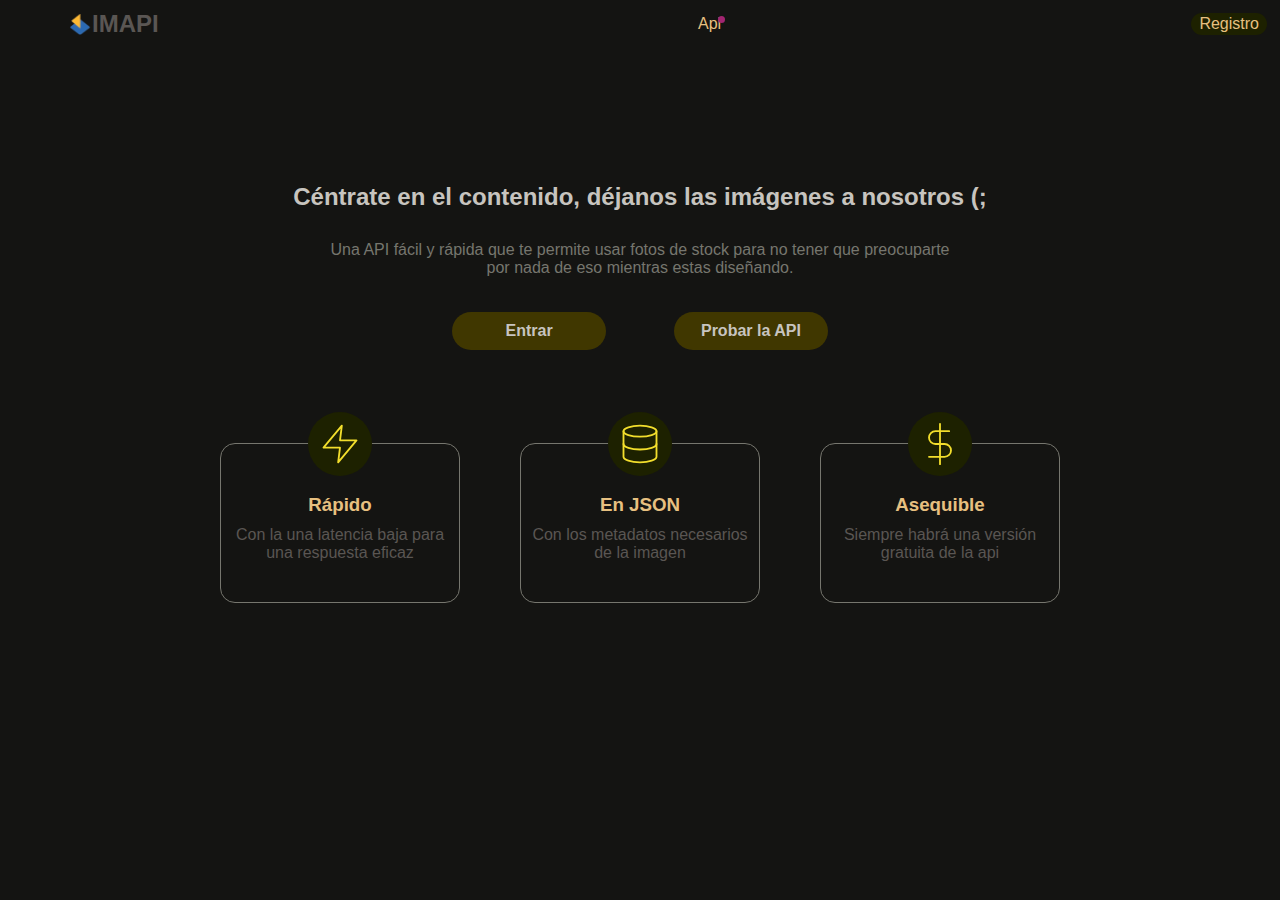
<file: index.html>
<html lang="es">
  <head>
    <meta charset="UTF-8" />
    <meta http-equiv="X-UA-Compatible" content="IE=edge" />
    <meta name="viewport" content="width=device-width, initial-scale=1.0" />
    <link
      rel="shortcut icon"
      href="/imapi/public/favicon.ico"
      type="image/x-icon"
    />
    <link rel="apple-touch-icon" href="/imapi/public/apple-touch-icon.png" />
    <link rel="manifest" href="/imapi/public/manifest.json" />
    <title>Imapi</title>
    <link rel="stylesheet" href="src/styles/imapi.module.css" />
  </head>
  <body>
    <nav>
      <div>
        <img src="public/android-chrome-192x192.png" alt="imagen" />
        <h2>IMAPI</h2>
      </div>
      <ul>
        <li>
          <a href="/imapi/api">Api</a>
        </li>
      </ul>
      <a href="/imapi/signup/">Registro</a>
    </nav>
    <div class="root">
      <h2>Céntrate en el contenido, déjanos las imágenes a nosotros (;</h2>
      <p>
        Una API fácil y rápida que te permite usar fotos de stock para no tener
        que preocuparte por nada de eso mientras estas diseñando.
      </p>
      <div>
        <a href="/imapi/dashboard/">Entrar</a>
        <a href="/imapi/api" target="_blank" rel="noopener noreferrer"
          >Probar la API</a
        >
      </div>
      <section>
        <article>
          <h3>Rápido</h3>
          <p>Con la una latencia baja para una respuesta eficaz</p>
          <div>
            <img src="public/icons/zap.svg" alt="Icono de un rayo" />
          </div>
        </article>
        <article>
          <h3>En JSON</h3>
          <p>Con los metadatos necesarios de la imagen</p>
          <div>
            <img src="public/icons/data.svg" alt="Icono de una base de datos" />
          </div>
        </article>
        <article>
          <h3>Asequible</h3>
          <p>Siempre habrá una versión gratuita de la api</p>
          <div>
            <img src="public/icons/money.svg" alt="Icono del dólar americano" />
          </div>
        </article>
      </section>
    </div>
  </body>
</html>
</file>
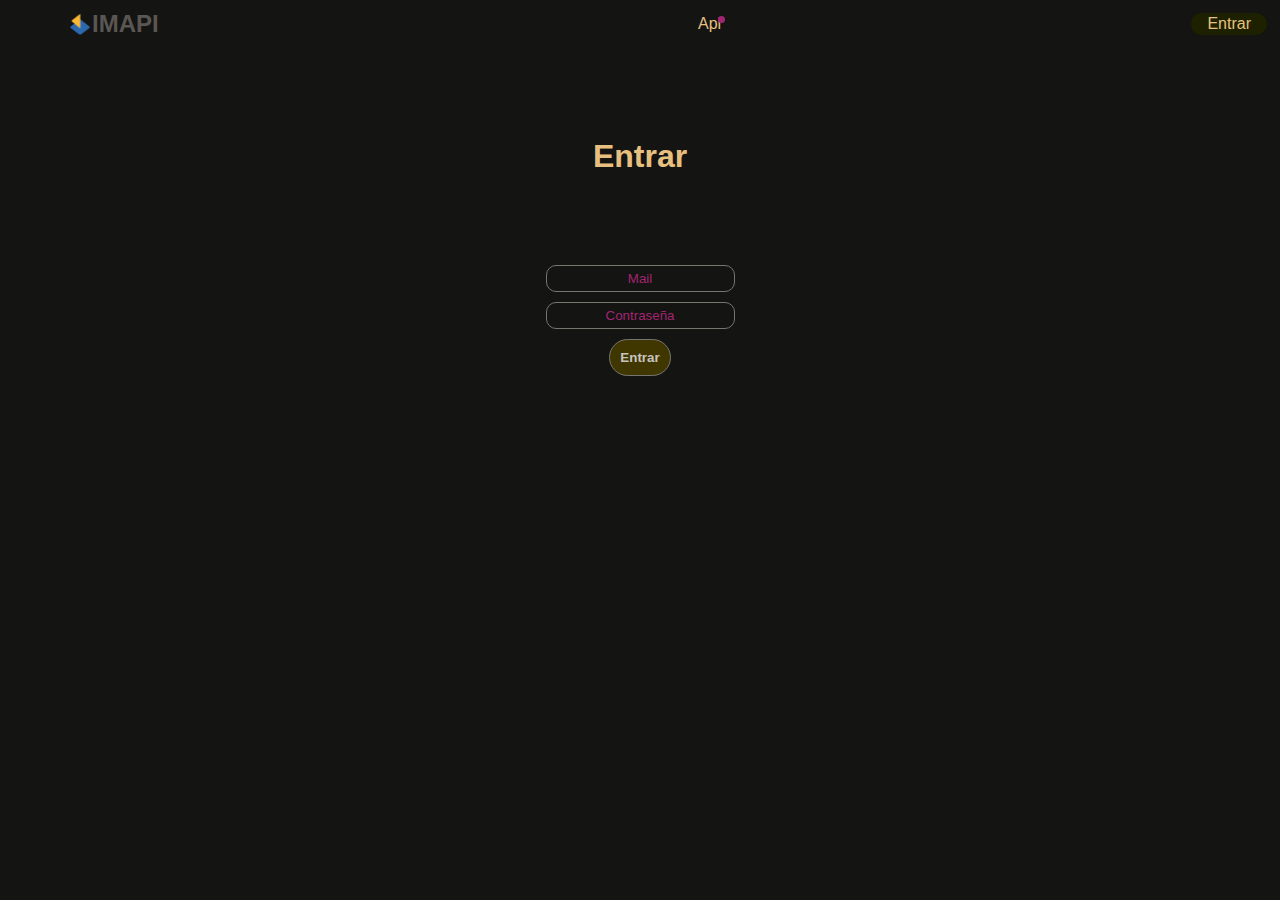
<file: login/index.html>
<html lang="es">
  <head>
    <meta charset="UTF-8" />
    <meta http-equiv="X-UA-Compatible" content="IE=edge" />
    <meta name="viewport" content="width=device-width, initial-scale=1.0" />
    <title>Log In</title>
    <link rel="stylesheet" href="../src/styles/login.module.css" />
    <link
      rel="shortcut icon"
      href="/imapi/public/favicon.ico"
      type="image/x-icon"
    />
    <link rel="apple-touch-icon" href="/imapi/public/apple-touch-icon.png" />
    <link rel="manifest" href="/imapi/public/manifest.json" />
  </head>
  <body>
    <nav>
      <div>
        <img src="../public/android-chrome-192x192.png" alt="imagen" />
        <h2>IMAPI</h2>
      </div>

      <ul>
        <li>
          <a href="/imapi/api">Api</a>
        </li>
      </ul>
      <a href="/imapi/dashboard">Entrar</a>
    </nav>
    <h1>Entrar</h1>
    <form action="login.php" method="post">
      <input type="email" placeholder="Mail" required name="mail" id="mail" />
      <input
        type="password"
        pattern="[A-Za-z0-9_-]{1,30}"
        placeholder="Contraseña"
        name="passwd"
        required
        id="passwd"
      />
      <input type="submit" value="Entrar" />
    </form>
  </body>
</html>
</file>
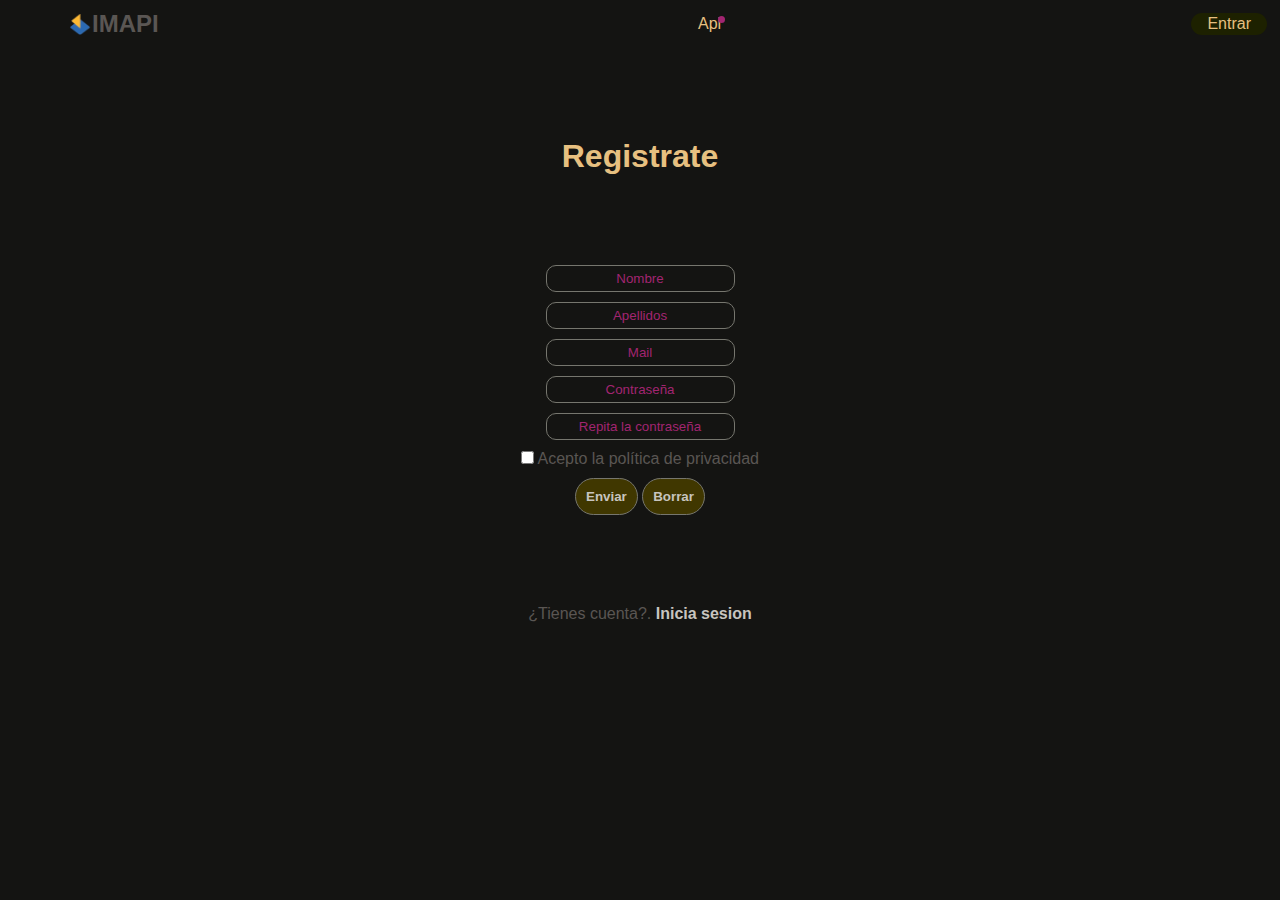
<file: signup/index.html>
<html lang="es">
  <head>
    <meta charset="UTF-8" />
    <meta http-equiv="X-UA-Compatible" content="IE=edge" />
    <meta name="viewport" content="width=device-width, initial-scale=1.0" />
    <title>Registro</title>
    <link rel="stylesheet" href="../src/styles/signup.module.css" />
    <link
      rel="shortcut icon"
      href="/imapi/public/favicon.ico"
      type="image/x-icon"
    />
    <link rel="apple-touch-icon" href="/imapi/public/apple-touch-icon.png" />
    <link rel="manifest" href="/imapi/public/manifest.json" />
  </head>
  <body>
    <nav>
      <div>
        <img src="../public/android-chrome-192x192.png" alt="imagen" />
        <h2>IMAPI</h2>
      </div>

      <ul>
        <li>
          <a href="/imapi/api">Api</a>
        </li>
      </ul>
      <a href="/imapi/login/">Entrar</a>
    </nav>
    <h1>Registrate</h1>
    <form
      onsubmit="return handleSubmit()"
      action="signup.php"
      method="post"
      id="formulario"
    >
      <input
        type="text"
        pattern="[A-Za-z0-9_-]{1,30}"
        name="nombre"
        placeholder="Nombre"
        id="nombre"
      />
      <input
        type="text"
        pattern="[A-Za-z0-9_-]{1,30}"
        name="apellidos"
        placeholder="Apellidos"
        required
        id="apellidos"
      />
      <input type="email" name="mail" placeholder="Mail" id="mail" />
      <input
        type="password"
        pattern="[A-Za-z0-9_-]{1,30}"
        name="password"
        placeholder="Contraseña"
        id="passwd"
      />
      <input
        type="password"
        pattern="[A-Za-z0-9_-]{1,30}"
        placeholder="Repita la contraseña"
        required
        id="repasswd"
      />
      <div>
        <input name="politica" id="politica" type="checkbox" />
        Acepto la política de privacidad
      </div>
      <div>
        <input type="submit" value="Enviar" />
        <input type="reset" value="Borrar" />
      </div>
    </form>
    <a href="/imapi/login/">¿Tienes cuenta?. <b>Inicia sesion</b></a>
    <script src="../src/js/main.js"></script>
  </body>
</html>
</file>
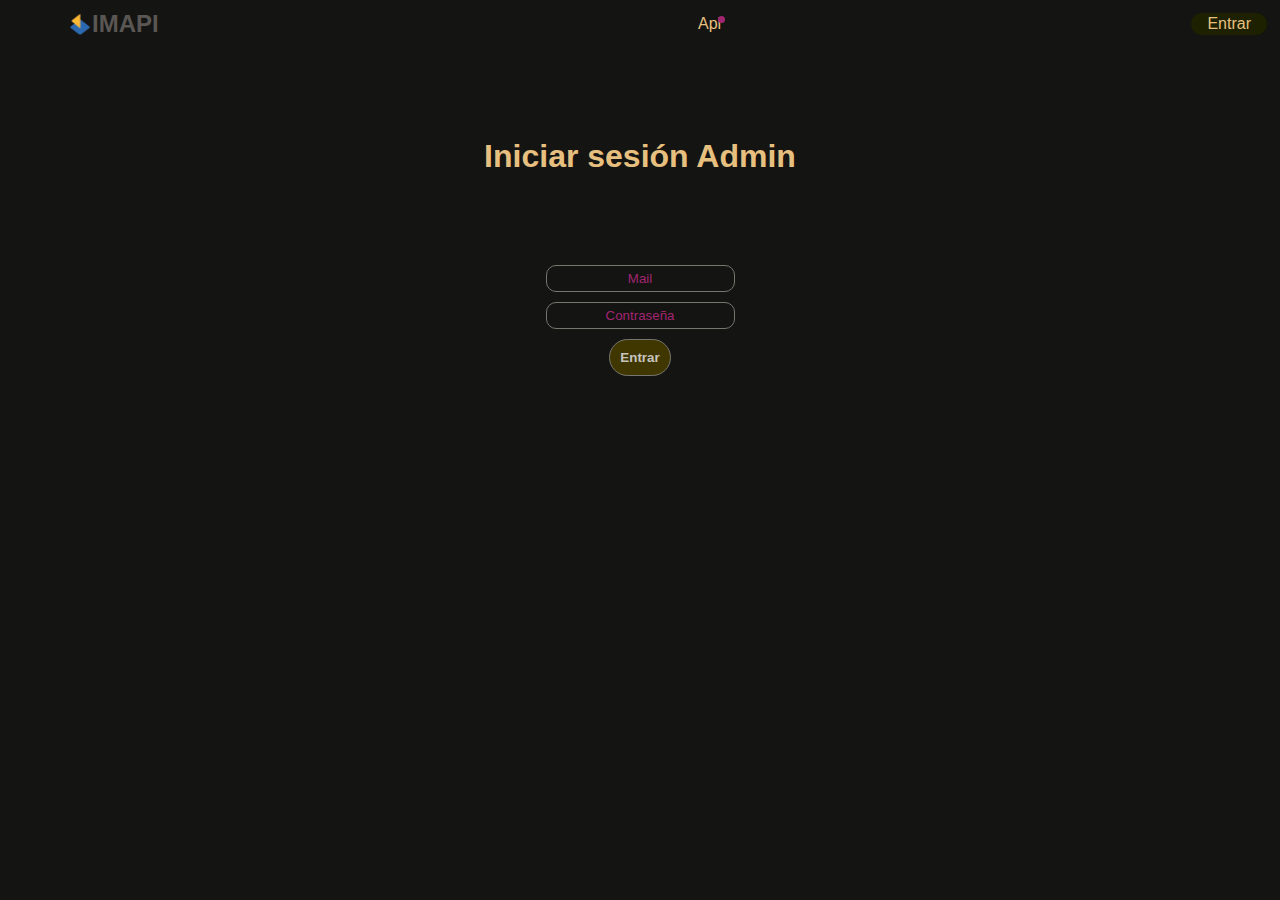
<file: admin/login/index.html>
<html lang="es">
  <head>
    <meta charset="UTF-8" />
    <meta http-equiv="X-UA-Compatible" content="IE=edge" />
    <meta name="viewport" content="width=device-width, initial-scale=1.0" />
    <title>Login Admin</title>
    <link rel="stylesheet" href="../../src/styles/loginadmin.module.css" />
    <link
      rel="shortcut icon"
      href="/imapi/public/favicon.ico"
      type="image/x-icon"
    />
    <link rel="apple-touch-icon" href="/imapi/public/apple-touch-icon.png" />
    <link rel="manifest" href="/imapi/public/manifest.json" />
  </head>

  <body>
    <nav>
      <div>
        <img src="../../public/android-chrome-192x192.png" alt="imagen" />
        <h2>IMAPI</h2>
      </div>
      
      <ul>
        <li>
          <a href="/imapi/api">Api</a>
        </li>
      </ul><a href="/imapi/dashboard">Entrar</a>
    </nav>
    <h1>Iniciar sesión Admin</h1>
    <form action="login.php" method="post">
      <input type="email" name="mail" placeholder="Mail" />
      <input type="password" pattern="[A-Za-z0-9_-]{1,30}" name="contra" placeholder="Contraseña" />
      <input type="submit" value="Entrar" />
    </form>
  </body>
</html>
</file>
<file: src/styles/imapi.module.css>
:root {
  /**/
  --verde: #1d2100;
  --marron: #403700;
  --titulos: #e7c080;
  --gris: #76766e;
  --tit-blanco: #c7c4bf;
  --fondo: #141412;
  --rosa: #a22571;
  --texto: #5a5653;
}

* {
  padding: 0%;
  margin: 0%;
  box-sizing: border-box;
}

body {
  background-color: var(--fondo);
  color: var(--texto);
  font-family: "Franklin Gothic Medium", "Arial Narrow", Arial, sans-serif;
  display: flex;
  flex-direction: column;
  justify-content: center;
  align-items: center;
  gap: 15%;
}

a {
  color: inherit;
}

a:active,
a:link {
  text-decoration: none;
}

nav {
  width: 100vw;
  display: flex;
  justify-content: space-evenly;
  align-items: center;
  text-align: center;
  margin: 10px 0;
  gap: 3%;
}

nav ul {
  display: flex;
  justify-content: space-evenly;
  align-items: center;
  text-align: center;
  width: 70%;
}

nav div {
  width: 18%;
  display: flex;
  justify-content: center;
  align-items: center;
}

nav div img {
  width: 10%;
}

nav > a {
  text-align: center;
  width: 6%;
  color: var(--titulos);
  margin-right: 1%;
  background-color: var(--verde);
  padding: 2px;
  border-radius: 25px;
}

nav ul li {
  list-style: none;
  color: var(--titulos);
  position: relative;
}

nav ul li::after {
  position: absolute;
  content: ".";
  background-color: var(--rosa);
  color: transparent;
  border-radius: 50px;
  width: 7px;
  height: 7px;
  right: -3.5px;
  top: 1px;
}

.root {
  width: 100%;
  display: flex;
  flex-direction: column;
  justify-content: center;
  align-items: center;
  gap: 30px;
  text-align: center;
}

.root h2 {
  color: var(--tit-blanco);
}

.root > p {
  color: var(--gris);
  max-width: 50%;
}

.root section {
  width: 75%;
  display: flex;
  justify-content: space-evenly;
  align-items: center;
}

.root section article {
  border: 1px solid var(--gris);
  border-radius: 15px;
  max-width: 25%;
  padding: 15px 10px;
  aspect-ratio: 1.5;
  position: relative;
  display: flex;
  flex-direction: column;
  justify-content: center;
  align-items: center;
}

.root section article h3 {
  color: var(--titulos);
  margin: 10px 0;
}

.root section article p {
  color: var(--neutral-600);
  text-align: center;
}

.root section article div {
  position: absolute;
  background-color: var(--verde);
  top: -20%;
  margin: 0 auto;
  border-radius: 50px;
  padding: 10px;
}

.root > div {
  width: 40%;
  margin: 5px auto 7vh auto;
  display: flex;
  justify-content: space-evenly;
  align-items: center;
}

.root > div a {
  text-align: center;
  color: var(--tit-blanco);
  font-weight: 700;
  background-color: var(--marron);
  padding: 10px;
  width: 30%;
  border-radius: 25px;
  box-shadow: 0px 1px 10px var(--primary-700);
}

.root > div a:hover {
  background-color: var(--fondo);
  box-shadow: 0px 1px 1px var(--gris);
  color: var(--marron);
}

@media screen and (max-width: 600px) {
  nav ul {
    width: 40%;
  }

  nav div img {
    width: 40%;
  }

  nav > a {
    width: 10%;
    margin-right: 5%;
  }

  .root section {
    flex-direction: column;
    justify-content: space-between;
  }

  .root section article {
    max-width: 90%;
    margin: 3vh;
  }

  .root > div {
    width: 70%;
    flex-direction: column;
    justify-content: center;
  }

  .root > div a {
    width: 70%;
    margin: 1%;
  }
}
</file>
<file: src/styles/login.module.css>
:root {
  /**/
  --verde: #1d2100;
  --marron: #403700;
  --titulos: #e7c080;
  --gris: #76766e;
  --tit-blanco: #c7c4bf;
  --fondo: #141412;
  --rosa: #a22571;
  --texto: #5a5653;
}

* {
  padding: 0%;
  margin: 0%;
  box-sizing: border-box;
}

body {
  background-color: var(--fondo);
  color: var(--texto);
  font-family: "Franklin Gothic Medium", "Arial Narrow", Arial, sans-serif;
  display: flex;
  flex-direction: column;
  justify-content: center;
  align-items: center;
  width: 100vw;
  gap: 10%;
}

a {
  color: inherit;
}

a:active,
a:link {
  text-decoration: none;
}

nav {
  width: 100vw;
  display: flex;
  justify-content: space-evenly;
  align-items: center;
  text-align: center;
  margin: 10px 0;
  gap: 3%;
}

nav ul {
  display: flex;
  justify-content: space-evenly;
  align-items: center;
  text-align: center;
  width: 70%;
}

nav div {
  width: 18%;
  display: flex;
  justify-content: center;
  align-items: center;
}

nav div img {
  width: 10%;
}

nav > a {
  text-align: center;
  width: 6%;
  color: var(--titulos);
  margin-right: 1%;
  background-color: var(--verde);
  padding: 2px;
  border-radius: 25px;
}

nav ul li {
  list-style: none;
  color: var(--titulos);
  position: relative;
}

nav ul li::after {
  position: absolute;
  content: ".";
  background-color: var(--rosa);
  color: transparent;
  border-radius: 50px;
  width: 7px;
  height: 7px;
  right: -3.5px;
  top: 1px;
}

h1 {
  color: var(--titulos);
}

form {
  width: 100%;
  display: flex;
  flex-direction: column;
  justify-content: center;
  align-items: center;
  gap: 10px;
  text-align: center;
}

form input {
  text-align: center;
  background-color: transparent;
  border: 1px solid var(--gris);
  border-radius: 10px;
  padding: 5px;
  color: var(--titulos);
}

form input::placeholder {
  color: var(--rosa);
}

form input[type="submit"],
form input[type="reset"] {
  text-align: center;
  color: var(--tit-blanco);
  font-weight: 700;
  background-color: var(--marron);
  padding: 10px;
  border-radius: 25px;
  box-shadow: 0px 1px 10px var(--primary-700);
}

form input[type="submit"]:hover,
form input[type="reset"]:hover {
  background-color: var(--fondo);
  box-shadow: 0px 1px 1px var(--gris);
  color: var(--marron);
}

b {
  color: var(--tit-blanco);
}

@media screen and (max-width: 600px) {
  nav ul {
    width: 40%;
  }

  nav div img {
    width: 40%;
  }

  nav > a {
    width: 10%;
    margin-right: 5%;
  }

  form {
    gap: 20px;
  }
}
</file>
<file: src/styles/signup.module.css>
:root {
  /**/
  --verde: #1d2100;
  --marron: #403700;
  --titulos: #e7c080;
  --gris: #76766e;
  --tit-blanco: #c7c4bf;
  --fondo: #141412;
  --rosa: #a22571;
  --texto: #5a5653;
}

* {
  padding: 0%;
  margin: 0%;
  box-sizing: border-box;
}

body {
  background-color: var(--fondo);
  color: var(--texto);
  font-family: "Franklin Gothic Medium", "Arial Narrow", Arial, sans-serif;
  display: flex;
  flex-direction: column;
  justify-content: center;
  align-items: center;
  width: 100vw;
  gap: 10%;
}

a {
  color: inherit;
}

a:active,
a:link {
  text-decoration: none;
}

nav {
  width: 100vw;
  display: flex;
  justify-content: space-evenly;
  align-items: center;
  text-align: center;
  margin: 10px 0;
  gap: 3%;
}

nav ul {
  display: flex;
  justify-content: space-evenly;
  align-items: center;
  text-align: center;
  width: 70%;
}

nav div {
  width: 18%;
  display: flex;
  justify-content: center;
  align-items: center;
}

nav div img {
  width: 10%;
}

nav > a {
  text-align: center;
  width: 6%;
  color: var(--titulos);
  margin-right: 1%;
  background-color: var(--verde);
  padding: 2px;
  border-radius: 25px;
}

nav ul li {
  list-style: none;
  color: var(--titulos);
  position: relative;
}

nav ul li::after {
  position: absolute;
  content: ".";
  background-color: var(--rosa);
  color: transparent;
  border-radius: 50px;
  width: 7px;
  height: 7px;
  right: -3.5px;
  top: 1px;
}

h1 {
  color: var(--titulos);
}

form {
  width: 100%;
  display: flex;
  flex-direction: column;
  justify-content: center;
  align-items: center;
  gap: 10px;
  text-align: center;
}

form input {
  text-align: center;
  background-color: transparent;
  border: 1px solid var(--gris);
  border-radius: 10px;
  padding: 5px;
  color: var(--titulos);
}

form input::placeholder {
  color: var(--rosa);
}

form input[type="submit"],
form input[type="reset"] {
  text-align: center;
  color: var(--tit-blanco);
  font-weight: 700;
  background-color: var(--marron);
  padding: 10px;
  border-radius: 25px;
  box-shadow: 0px 1px 10px var(--primary-700);
}

form input[type="submit"]:hover,
form input[type="reset"]:hover {
  background-color: var(--fondo);
  box-shadow: 0px 1px 1px var(--gris);
  color: var(--marron);
}

b {
  color: var(--tit-blanco);
}

@media screen and (max-width: 600px) {
  nav ul {
    width: 40%;
  }

  nav div img {
    width: 40%;
  }

  nav > a {
    width: 10%;
    margin-right: 5%;
  }

  form {
    gap: 20px;
  }
}
</file>
<file: src/styles/loginadmin.module.css>
:root {
  /**/
  --verde: #1d2100;
  --marron: #403700;
  --titulos: #e7c080;
  --gris: #76766e;
  --tit-blanco: #c7c4bf;
  --fondo: #141412;
  --rosa: #a22571;
  --texto: #5a5653;
}

* {
  padding: 0%;
  margin: 0%;
  box-sizing: border-box;
}

body {
  background-color: var(--fondo);
  color: var(--texto);
  font-family: "Franklin Gothic Medium", "Arial Narrow", Arial, sans-serif;
  display: flex;
  flex-direction: column;
  justify-content: center;
  align-items: center;
  width: 100vw;
  gap: 10%;
}

a {
  color: inherit;
}

a:active,
a:link {
  text-decoration: none;
}

nav {
  width: 100vw;
  display: flex;
  justify-content: space-evenly;
  align-items: center;
  text-align: center;
  margin: 10px 0;
  gap: 3%;
}

nav ul {
  display: flex;
  justify-content: space-evenly;
  align-items: center;
  text-align: center;
  width: 70%;
}

nav div {
  width: 18%;
  display: flex;
  justify-content: center;
  align-items: center;
}

nav div img {
  width: 10%;
}

nav > a {
  text-align: center;
  width: 6%;
  color: var(--titulos);
  margin-right: 1%;
  background-color: var(--verde);
  padding: 2px;
  border-radius: 25px;
}

nav ul li {
  list-style: none;
  color: var(--titulos);
  position: relative;
}

nav ul li::after {
  position: absolute;
  content: ".";
  background-color: var(--rosa);
  color: transparent;
  border-radius: 50px;
  width: 7px;
  height: 7px;
  right: -3.5px;
  top: 1px;
}

h1 {
  color: var(--titulos);
}

form {
  width: 100%;
  display: flex;
  flex-direction: column;
  justify-content: center;
  align-items: center;
  gap: 10px;
  text-align: center;
}

form input {
  text-align: center;
  background-color: transparent;
  border: 1px solid var(--gris);
  border-radius: 10px;
  padding: 5px;
  color: var(--titulos);
}

form input::placeholder {
  color: var(--rosa);
}

form input[type="submit"],
form input[type="reset"] {
  text-align: center;
  color: var(--tit-blanco);
  font-weight: 700;
  background-color: var(--marron);
  padding: 10px;
  border-radius: 25px;
  box-shadow: 0px 1px 10px var(--primary-700);
}

form input[type="submit"]:hover,
form input[type="reset"]:hover {
  background-color: var(--fondo);
  box-shadow: 0px 1px 1px var(--gris);
  color: var(--marron);
}

b {
  color: var(--tit-blanco);
}

@media screen and (max-width: 600px) {
  nav ul {
    width: 40%;
  }

  nav div img {
    width: 40%;
  }

  nav > a {
    width: 10%;
    margin-right: 5%;
  }

  form {
    gap: 20px;
  }
}
</file>
